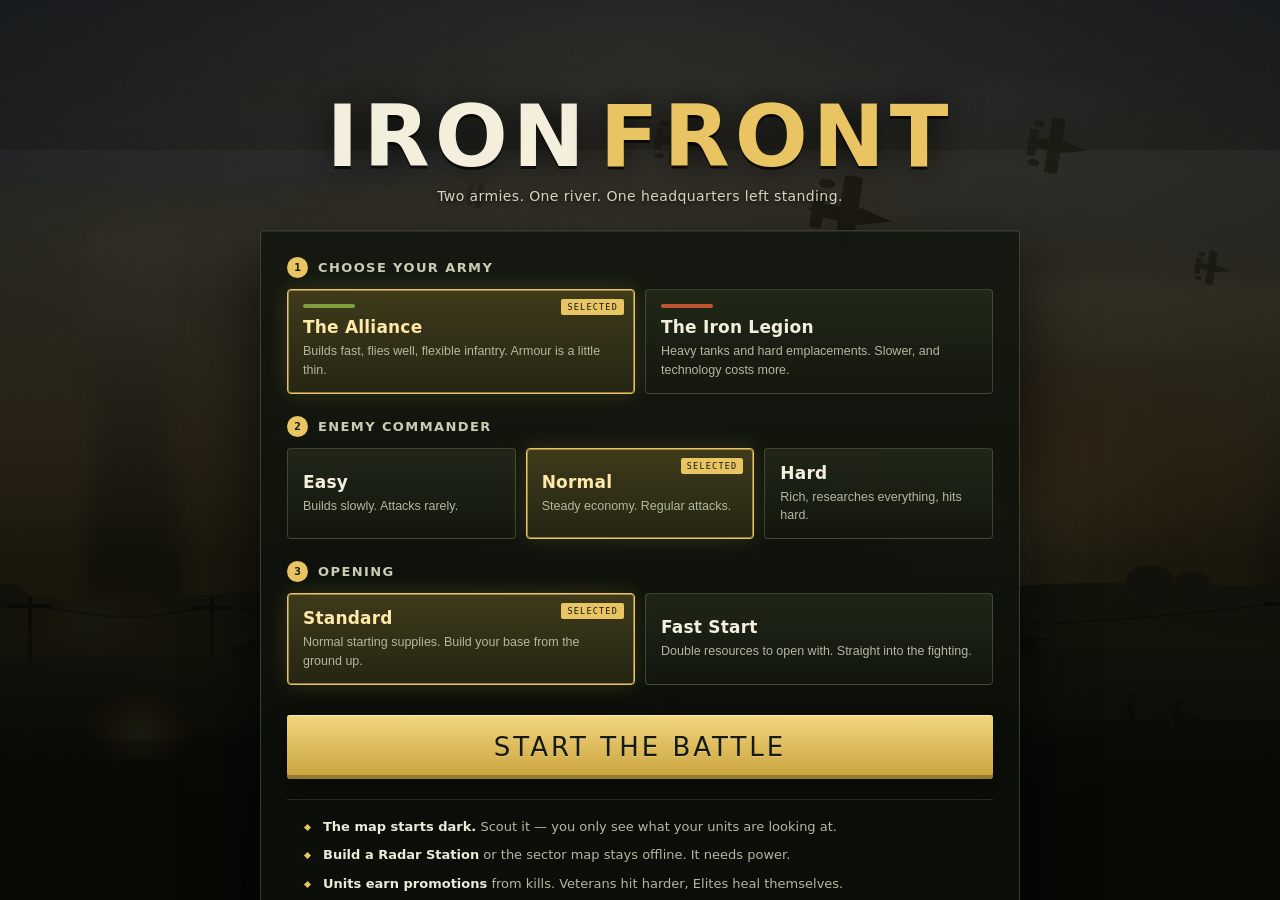
<file: index.html>
<!DOCTYPE html>
<html lang="en">
<head>
<meta charset="utf-8">
<meta name="viewport" content="width=device-width, initial-scale=1, maximum-scale=1, user-scalable=no, viewport-fit=cover">
<title>IRON FRONT — WWII Real-Time Strategy</title>
<link rel="stylesheet" href="style.css">
<!-- Safety net: if style.css ever fails to load, these few rules keep the
     game usable instead of dumping every overlay on the screen at once. -->
<style>
  html,body{height:100%;margin:0;background:#0d110b;color:#ded9c4;overflow:hidden}
  .hidden{display:none !important}
  #view{position:fixed;inset:0;width:100%;height:100%;display:block}
  #mainmenu,#results,#help{position:fixed;inset:0;z-index:40;background:#12160f;overflow:auto;padding:16px}
  #topbar{position:fixed;top:0;left:0;right:0;z-index:20;background:#1a2013}
</style>
</head>
<body>

<canvas id="view"></canvas>

<!-- ============ TOP COMMAND BAR ============ -->
<header id="topbar">
  <div class="brand"><span>IRON</span><em>FRONT</em></div>
  <div class="readouts">
    <div class="rd"><span class="lbl sup">SUPPLIES</span><span class="val" id="rSupplies">0</span></div>
    <div class="rd"><span class="lbl fue">FUEL</span><span class="val" id="rFuel">0</span></div>
    <div class="rd wide"><span class="lbl">POWER</span><span class="val" id="rPower">0/0</span>
      <span class="pwrbar"><i id="pwrFill"></i></span></div>
    <div class="rd"><span class="lbl">UNITS</span><span class="val" id="rPop">0/0</span></div>
    <div class="rd"><span class="lbl pts">COMMAND</span><span class="val" id="rPts">0/8</span></div>
    <div class="rd"><span class="lbl">TIME</span><span class="val" id="rTimer">00:00</span></div>
  </div>
  <div class="tools">
    <button id="btnSpeed" class="tbtn">SPEED 1x</button>
    <button id="btnFx" class="tbtn">FX AUTO</button>
    <button id="btnHide" class="tbtn">HIDE UI</button>
    <button id="btnHelp" class="tbtn">CONTROLS</button>
    <button id="btnVoice" class="tbtn">VOICE ON</button>
    <button id="btnMusic" class="tbtn">MUSIC ON</button>
    <button id="btnPause" class="tbtn">PAUSE</button>
    <button id="btnSound" class="tbtn">SOUND ON</button>
  </div>
</header>

<!-- ============ BUILD / RESEARCH SIDEBAR ============ -->
<aside id="sidebar">
  <button id="sidebarToggle" title="Show or hide the build panel">▾</button>
  <nav id="tabs">
    <button class="tab on" data-tab="build">BASE</button>
    <button class="tab" data-tab="inf">INFANTRY</button>
    <button class="tab" data-tab="veh">ARMOUR</button>
    <button class="tab" data-tab="air">AIR</button>
    <button class="tab" data-tab="tech">TECH</button>
  </nav>
  <div id="cards"></div>
  <div id="queue"></div>
</aside>

<!-- ============ COMMAND POWERS ============ -->
<aside id="powers"></aside>

<!-- ============ BOTTOM LEFT: MAP TABLE + SELECTION ============ -->
<section id="hud">
  <div id="mapframe">
    <canvas id="minimap"></canvas>
    <span class="mapcap">SECTOR MAP</span>
  </div>
  <div id="selpanel">
    <div class="panelcap">SELECTION</div>
    <div id="selinfo"><div class="dim">No selection.</div></div>
    <div class="touchrow">
      <button id="btnTouchAttack" class="tbtn small atk">ATTACK</button>
      <button id="btnTouchSelect" class="tbtn small">BOX SELECT</button>
      <button id="btnTouchStop" class="tbtn small">STOP</button>
    </div>
  </div>
</section>

<div id="messages"></div>

<!-- ============ MAIN MENU ============ -->
<div id="mainmenu">
  <div class="menuArt"></div>
  <div class="menuScrim"></div>

  <div class="menuInner">
    <header class="menuTitle">
      <h1><span>IRON</span><em>FRONT</em></h1>
      <p class="tagline">Two armies. One river. One headquarters left standing.</p>
    </header>

    <div class="menucard">

      <section class="pick">
        <h2><span class="num">1</span> Choose your army</h2>
        <div class="row">
          <button class="fac on" data-faction="alliance">
            <span class="facBar alliance"></span>
            <b>The Alliance</b>
            <small>Builds fast, flies well, flexible infantry. Armour is a little thin.</small>
            <span class="tick">SELECTED</span>
          </button>
          <button class="fac" data-faction="legion">
            <span class="facBar legion"></span>
            <b>The Iron Legion</b>
            <small>Heavy tanks and hard emplacements. Slower, and technology costs more.</small>
            <span class="tick">SELECTED</span>
          </button>
        </div>
      </section>

      <section class="pick">
        <h2><span class="num">2</span> Enemy commander</h2>
        <div class="row three">
          <button class="diff" data-diff="easy"><b>Easy</b><small>Builds slowly. Attacks rarely.</small><span class="tick">SELECTED</span></button>
          <button class="diff on" data-diff="normal"><b>Normal</b><small>Steady economy. Regular attacks.</small><span class="tick">SELECTED</span></button>
          <button class="diff" data-diff="hard"><b>Hard</b><small>Rich, researches everything, hits hard.</small><span class="tick">SELECTED</span></button>
        </div>
      </section>

      <section class="pick">
        <h2><span class="num">3</span> Opening</h2>
        <div class="row">
          <button class="mode on" data-start="standard"><b>Standard</b><small>Normal starting supplies. Build your base from the ground up.</small><span class="tick">SELECTED</span></button>
          <button class="mode" data-start="fast"><b>Fast Start</b><small>Double resources to open with. Straight into the fighting.</small><span class="tick">SELECTED</span></button>
        </div>
      </section>

      <button id="btnStart" class="start">START THE BATTLE</button>

      <ul class="brief">
        <li><b>The map starts dark.</b> Scout it — you only see what your units are looking at.</li>
        <li><b>Build a Radar Station</b> or the sector map stays offline. It needs power.</li>
        <li><b>Units earn promotions</b> from kills. Veterans hit harder, Elites heal themselves.</li>
        <li><b>Tanks crush infantry.</b> Screen your riflemen or lose them under the tracks.</li>
        <li><b>Command Powers</b> charge over time: recon, repairs, barrages, paradrops and worse.</li>
      </ul>

      <p class="fineprint">Left-click selects. Right-click commands. Destroy the enemy Headquarters to win.</p>
    </div>
  </div>
</div>

<!-- ============ RESULTS ============ -->
<div id="results" class="hidden">
  <div class="menuArt dark"></div>
  <div class="menuScrim"></div>
  <div class="menucard">
    <h1 id="resultTitle">VICTORY</h1>
    <div class="panelcap">AFTER-ACTION REPORT</div>
    <div id="resultBody"></div>
    <button id="btnRestart" class="start">FIGHT AGAIN</button>
  </div>
</div>

<!-- ============ CONTROLS ============ -->
<div id="help" class="hidden">
  <div class="menuArt dark"></div>
  <div class="menuScrim"></div>
  <div class="menucard">
    <h1>CONTROLS</h1>
    <div class="helpgrid">
      <div><b>Left-click</b><span>Select a unit or building</span></div>
      <div><b>Left-drag</b><span>Select a group of units</span></div>
      <div><b>Double-click</b><span>Select every unit of that type on screen</span></div>
      <div><b>Right-click ground</b><span>Move there</span></div>
      <div><b>Right-click enemy</b><span>Attack it</span></div>
      <div><b>Right-click a resource</b><span>Send a truck or tanker to collect it</span></div>
      <div><b>Right-click while a building is selected</b><span>Set the rally point for new units</span></div>
      <div><b>A then click</b><span>Attack-move: advance and shoot anything on the way</span></div>
      <div><b>ATTACK button, or A then click</b><span>Order your selected units to attack a target</span></div>
      <div><b>Tab, or HIDE UI</b><span>Clear the panels off the screen to see the map</span></div>
      <div><b>E</b><span>Select your entire army at once</span></div>
      <div><b>S</b><span>Stop</span></div>
      <div><b>H</b><span>Jump to your Headquarters</span></div>
      <div><b>Spacebar</b><span>Jump to wherever your base was last attacked</span></div>
      <div><b>Ctrl + 1…9 / 1…9</b><span>Save a control group / select it</span></div>
      <div><b>Arrow keys, screen edge, middle-drag</b><span>Move the camera</span></div>
      <div><b>Click the sector map</b><span>Jump the camera there</span></div>
      <div><b>Shift + right-click</b><span>Queue up several waypoints in order</span></div>
      <div><b>Mouse wheel, + and −</b><span>Zoom in and out</span></div>
      <div><b>Command Powers (left edge)</b><span>Click one, then click the map to call it in</span></div>
      <div><b>Escape</b><span>Cancel building placement or an armed power</span></div>
      <div><b>Touch: drag</b><span>Move the camera</span></div>
      <div><b>Touch: tap unit, tap ground</b><span>Select, then order</span></div>
      <div><b>Touch: press and hold</b><span>Attack-move to that spot</span></div>
    </div>
    <button id="btnCloseHelp" class="start">BACK TO THE FIGHT</button>
  </div>
</div>

<script src="config.js"></script>
<script src="utils.js"></script>
<script src="pathfinding.js"></script>
<script src="map.js"></script>
<script src="fog.js"></script>
<script src="audio.js"></script>
<script src="combat.js"></script>
<script src="powers.js"></script>
<script src="entities.js"></script>
<script src="ai.js"></script>
<script src="game.js"></script>
<script src="render.js"></script>
<script src="ui.js"></script>
<script src="input.js"></script>
<script src="main.js"></script>
</body>
</html>
</file>
<file: style.css>
/* IRON FRONT — style.css
   Look: a field command post. Olive steel panels, stencil headings,
   brass readouts, hazard tape on the command bar. */

:root{
  --ink:#0d110b;
  --panel:#181e15;
  --panel2:#212819;
  --edge:#3d4a2f;
  --edge2:#55643f;
  --brass:#d7b45a;
  --bone:#ded9c4;
  --dim:#8e9280;
  --rust:#c2542f;
  --steel:#5b9bd8;
  --good:#8fbf5c;
  --display: 'Haettenschweiler','Arial Narrow Bold','Impact','Anton',system-ui,sans-serif;
  --mono: ui-monospace,'SF Mono',Menlo,Consolas,'Roboto Mono',monospace;
  --body: system-ui,-apple-system,'Segoe UI',Roboto,sans-serif;
}

*{box-sizing:border-box;-webkit-tap-highlight-color:transparent}
html,body{height:100%;margin:0;background:var(--ink);color:var(--bone);font-family:var(--body);overflow:hidden;overscroll-behavior:none}

#view{position:fixed;inset:0;width:100%;height:100%;display:block;cursor:crosshair;touch-action:none}

/* ---------------------------------------------------------- top bar */
#topbar{
  position:fixed;top:0;left:0;right:0;height:48px;z-index:20;
  display:flex;align-items:center;gap:18px;padding:0 12px;
  background:linear-gradient(180deg,#232a1b,#151a12);
  border-bottom:2px solid #0a0d08;
  box-shadow:0 3px 0 rgba(0,0,0,.45);
}
#topbar::after{
  content:'';position:absolute;left:0;right:0;bottom:-5px;height:3px;
  background:repeating-linear-gradient(115deg,#c2a13c 0 10px,#1a1d13 10px 20px);
  opacity:.55;
}
.brand{font-family:var(--display);font-size:26px;letter-spacing:1.5px;line-height:1;white-space:nowrap}
.brand span{color:var(--bone)}
.brand em{color:var(--brass);font-style:normal;margin-left:4px}

.readouts{display:flex;gap:14px;flex:1;overflow:hidden}
.rd{display:flex;flex-direction:column;line-height:1.1;min-width:64px}
.rd .lbl{font-family:var(--mono);font-size:9px;letter-spacing:1.4px;color:var(--dim)}
.rd .lbl.sup{color:var(--brass)}
.rd .lbl.fue{color:#63b58c}
.rd .lbl.pts{color:#9fd6e6}
.rd .val{font-family:var(--mono);font-size:16px;font-weight:700;color:var(--bone)}
.rd .val.bad{color:var(--rust)}

.tools{display:flex;gap:6px}
.tbtn{
  font-family:var(--mono);font-size:10px;letter-spacing:1px;color:var(--bone);
  background:#2a3222;border:1px solid var(--edge);border-radius:2px;padding:7px 9px;cursor:pointer;
}
.tbtn:hover{background:#36402a;border-color:var(--edge2)}
.tbtn.small{padding:6px 8px;font-size:9px}
.tbtn.on{background:var(--brass);color:#171a11;border-color:#f0cf7d}

/* ---------------------------------------------------------- sidebar */
#sidebar{
  position:fixed;top:48px;right:0;bottom:0;width:280px;z-index:15;
  background:linear-gradient(180deg,rgba(24,30,21,.96),rgba(14,18,12,.96));
  border-left:2px solid #0a0d08;display:flex;flex-direction:column;
}
#sidebarToggle{display:none}

#tabs{display:flex;border-bottom:1px solid var(--edge)}
.tab{
  flex:1;padding:9px 2px;background:#131810;border:0;border-right:1px solid #0d110b;
  color:var(--dim);font-family:var(--mono);font-size:9.5px;letter-spacing:.6px;cursor:pointer;
}
.tab:hover{color:var(--bone)}
.tab.on{background:var(--panel2);color:var(--brass);box-shadow:inset 0 -2px 0 var(--brass)}

#cards{flex:1;overflow-y:auto;padding:8px;display:flex;flex-direction:column;gap:6px}
.card{
  display:flex;align-items:center;gap:9px;padding:6px;cursor:pointer;text-align:left;
  background:var(--panel);border:1px solid var(--edge);border-radius:3px;color:var(--bone);
  position:relative;
}
.card:hover{border-color:var(--brass);background:var(--panel2)}
.card .icon{width:44px;height:44px;flex:none;background:#10140e;border:1px solid #0a0d08;border-radius:2px}
.ctext{flex:1;min-width:0}
.cname{font-family:var(--display);font-size:15px;letter-spacing:.6px;line-height:1.1}
.ccost{font-family:var(--mono);font-size:10.5px;margin-top:2px;display:flex;gap:9px}
.ccost .s::before{content:'S ';color:var(--dim)}
.ccost .s{color:var(--brass)}
.ccost .f::before{content:'F ';color:var(--dim)}
.ccost .f{color:#63b58c}
.clock{font-family:var(--mono);font-size:9px;color:var(--rust);margin-top:2px;min-height:11px}
.card.locked{opacity:.45;cursor:not-allowed}
.card.poor .ccost{color:var(--rust)}
.card.poor{border-style:dashed}

#queue{border-top:1px solid var(--edge);padding:7px;max-height:32%;overflow-y:auto;background:rgba(10,13,8,.5)}
.qrow{position:relative;font-family:var(--mono);font-size:10px;padding:5px 6px;margin-bottom:4px;background:#12160f;border:1px solid var(--edge);overflow:hidden}
.qrow span{position:relative;z-index:2}
.qrow i{position:absolute;left:0;top:0;bottom:0;background:rgba(215,180,90,.22);z-index:1}
.qrow.tech i{background:rgba(91,155,216,.22)}
.qrow.building i{background:rgba(143,191,92,.20)}
.qwait{font-family:var(--mono);font-size:9.5px;color:var(--dim);padding:3px 4px}
.dim{color:var(--dim)}

/* ------------------------------------------------------- bottom hud */
#hud{position:fixed;left:0;bottom:0;z-index:15;display:flex;align-items:flex-end;gap:8px;padding:8px}
#mapframe{
  position:relative;width:224px;height:170px;padding:7px;
  background:linear-gradient(180deg,#242b1c,#141810);
  border:2px solid #0a0d08;border-radius:3px;
  box-shadow:inset 0 0 0 1px var(--edge);
}
#mapframe::before,#mapframe::after{
  content:'';position:absolute;width:5px;height:5px;border-radius:50%;background:#4d5a3a;
}
#mapframe::before{left:4px;top:4px}
#mapframe::after{right:4px;bottom:4px}
#minimap{width:100%;height:100%;display:block;background:#10140e;cursor:pointer}
.mapcap{
  position:absolute;right:8px;top:-1px;font-family:var(--mono);font-size:8px;
  letter-spacing:1.6px;color:var(--dim);background:#141810;padding:0 3px;
}

#selpanel{
  width:330px;max-height:170px;overflow-y:auto;padding:8px 10px;
  background:linear-gradient(180deg,rgba(24,30,21,.95),rgba(13,17,11,.95));
  border:2px solid #0a0d08;border-radius:3px;box-shadow:inset 0 0 0 1px var(--edge);
}
.panelcap{font-family:var(--mono);font-size:8.5px;letter-spacing:1.8px;color:var(--dim);margin-bottom:5px}
.selhead{font-family:var(--display);font-size:19px;letter-spacing:.8px;color:var(--brass);line-height:1.1}
.selstat{font-family:var(--mono);font-size:10.5px;margin-top:3px}
.selstat b{color:var(--dim);font-weight:400;display:inline-block;min-width:58px}
.seldesc{font-size:11px;color:var(--dim);margin-top:6px;line-height:1.35}
.selgrid{display:flex;flex-wrap:wrap;gap:4px;margin-top:6px}
.chip{font-family:var(--mono);font-size:10px;background:#222a1a;border:1px solid var(--edge);padding:2px 6px;border-radius:2px}
.touchrow{display:none;gap:6px;margin-top:7px}

/* -------------------------------------------------------- messages */
#messages{
  position:fixed;left:50%;top:64px;transform:translateX(-50%);z-index:18;
  display:flex;flex-direction:column;gap:4px;align-items:center;pointer-events:none;width:min(560px,90vw)
}
.msg{
  font-family:var(--mono);font-size:11px;padding:5px 12px;background:rgba(13,17,11,.85);
  border-left:3px solid var(--good);color:var(--bone);
}
.msg.warn{border-left-color:var(--rust);color:#ffd9c9}

/* --------------------------------------------------------- overlays */
#mainmenu,#results,#help{
  position:fixed;inset:0;z-index:40;display:flex;align-items:center;justify-content:center;
  background:radial-gradient(circle at 50% 30%,#1d2417,#080a06 70%);
  padding:16px;overflow-y:auto;
}
#mainmenu::before,#results::before,#help::before{
  content:'';position:absolute;inset:0;
  background:repeating-linear-gradient(115deg,rgba(194,161,60,.05) 0 14px,transparent 14px 28px);
}
.hidden{display:none !important}

.menucard{
  position:relative;width:min(660px,100%);padding:22px;
  background:linear-gradient(180deg,#1d2417,#12160f);
  border:2px solid #0a0d08;box-shadow:inset 0 0 0 1px var(--edge),0 18px 50px rgba(0,0,0,.6);
}
.menucard h1{font-family:var(--display);font-size:52px;letter-spacing:2px;margin:0 0 2px;line-height:.95}
.menucard h1 span{color:var(--bone)}
.menucard h1 em{color:var(--brass);font-style:normal;margin-left:6px}
.menucard h1.win{color:var(--good)}
.menucard h1.lose{color:var(--rust)}
.tagline{font-family:var(--mono);font-size:11px;color:var(--dim);letter-spacing:1px;margin:0 0 18px}
.pick h2{font-family:var(--mono);font-size:10px;letter-spacing:2px;color:var(--dim);font-weight:400;margin:14px 0 7px}
.row{display:flex;gap:8px;flex-wrap:wrap}
.fac,.diff{
  flex:1;min-width:150px;text-align:left;padding:11px;cursor:pointer;color:var(--bone);
  background:var(--panel);border:1px solid var(--edge);border-radius:3px;
}
.fac b,.diff b{font-family:var(--display);font-size:17px;letter-spacing:.8px;display:block}
.fac small,.diff small{display:block;font-size:11px;color:var(--dim);margin-top:4px;line-height:1.35}
.fac:hover,.diff:hover{border-color:var(--edge2)}
.fac.on,.diff.on{border-color:var(--brass);box-shadow:inset 0 0 0 1px var(--brass);background:#242c1b}

.start{
  width:100%;margin-top:20px;padding:14px;cursor:pointer;
  font-family:var(--display);font-size:22px;letter-spacing:2px;
  color:#171a11;background:linear-gradient(180deg,#e2c46a,#bc9a3c);
  border:0;border-radius:2px;
}
.start:hover{background:linear-gradient(180deg,#f0d582,#caa848)}
.fineprint{font-family:var(--mono);font-size:10px;color:var(--dim);text-align:center;margin:10px 0 0}

.rrow{display:flex;justify-content:space-between;font-family:var(--mono);font-size:12px;padding:7px 4px;border-bottom:1px solid #232a1a}
.rrow span{color:var(--dim)}
.rrow b{color:var(--bone)}

.helpgrid{display:grid;grid-template-columns:1fr;gap:6px;margin-top:8px}
.helpgrid div{display:flex;gap:10px;font-size:12px;padding:5px 0;border-bottom:1px solid #1f2618}
.helpgrid b{font-family:var(--mono);font-size:10.5px;color:var(--brass);min-width:210px}
.helpgrid span{color:var(--dim)}

/* ------------------------------------------------------------ small screens */
@media (max-width: 900px){
  #topbar{height:44px;gap:10px;padding:0 8px}
  .brand{font-size:19px}
  .rd{min-width:52px}
  .rd .val{font-size:13px}
  .tbtn{padding:6px 7px;font-size:9px}

  #sidebar{
    top:auto;left:0;right:0;bottom:0;width:auto;height:180px;
    border-left:0;border-top:2px solid #0a0d08;
  }
  #sidebar.collapsed{height:34px}
  #sidebar.collapsed #cards,#sidebar.collapsed #queue{display:none}
  #sidebarToggle{
    display:block;position:absolute;right:6px;top:-24px;width:34px;height:24px;
    background:#232a1b;color:var(--brass);border:1px solid var(--edge);border-bottom:0;cursor:pointer;
  }
  #cards{flex-direction:row;overflow-x:auto;overflow-y:hidden;padding:6px}
  .card{flex-direction:column;min-width:92px;gap:4px;text-align:center}
  .card .icon{width:40px;height:40px}
  .cname{font-size:12px}
  .ccost{justify-content:center;font-size:9.5px}
  .clock{font-size:8px}
  #queue{max-height:none;height:44px;display:flex;gap:6px;align-items:center;overflow-x:auto}
  .qrow{margin:0;min-width:140px;flex:none}

  #hud{bottom:186px;gap:6px;padding:6px;flex-wrap:wrap}
  #mapframe{width:132px;height:104px;padding:5px}
  #selpanel{width:calc(100vw - 156px);max-height:104px;padding:6px 8px}
  .selhead{font-size:15px}
  .touchrow{display:flex}
  #messages{top:52px;font-size:10px}
  .menucard h1{font-size:36px}
  .helpgrid b{min-width:120px}
}


/* ---------------------------------------------------- command powers */
#powers{
  position:fixed;left:8px;top:60px;z-index:16;
  display:flex;flex-direction:column;gap:5px;width:132px;
}
.pw{
  position:relative;overflow:hidden;cursor:pointer;text-align:left;
  padding:7px 8px;color:var(--dim);
  background:linear-gradient(180deg,rgba(24,30,21,.94),rgba(13,17,11,.94));
  border:1px solid var(--edge);border-radius:3px;
}
.pwname{display:block;font-family:var(--display);font-size:13px;letter-spacing:.6px;line-height:1.1;position:relative;z-index:2}
.pwcost{display:block;font-family:var(--mono);font-size:8.5px;letter-spacing:1px;margin-top:2px;position:relative;z-index:2}
.pwcool{position:absolute;left:0;bottom:0;width:100%;background:rgba(0,0,0,.55);z-index:1;transition:height .2s linear}
.pw.ready{color:var(--bone);border-color:var(--edge2)}
.pw.ready .pwcost{color:var(--good)}
.pw.ready:hover{border-color:var(--brass);background:#242c1b}
.pw.armed{border-color:var(--brass);box-shadow:inset 0 0 0 1px var(--brass),0 0 12px rgba(215,180,90,.35)}
.pw.armed .pwname{color:var(--brass)}

/* production clock-wipe on build cards */
.card{overflow:hidden}
.cwipe{
  position:absolute;left:0;bottom:0;width:100%;height:0;
  background:linear-gradient(180deg,rgba(215,180,90,.30),rgba(215,180,90,.14));
  pointer-events:none;transition:height .2s linear;
}
.card .icon,.ctext{position:relative;z-index:2}

/* main menu briefing list */
.brief{margin:16px 0 0;padding:0 0 0 16px;font-size:12px;color:var(--dim);line-height:1.6}
.brief b{color:var(--bone);font-weight:600}

@media (max-width: 900px){
  #powers{
    left:0;right:0;top:auto;bottom:296px;width:auto;
    flex-direction:row;overflow-x:auto;gap:4px;padding:0 6px;
  }
  .pw{min-width:104px;flex:none;padding:5px 7px}
  .pwname{font-size:11px}
  #hud{bottom:186px}
}

.cbadge{
  position:absolute;top:3px;right:4px;z-index:3;display:none;
  min-width:16px;padding:1px 4px;border-radius:9px;
  background:var(--brass);color:#171a11;
  font-family:var(--mono);font-size:9.5px;font-weight:700;text-align:center;
}

.rd.wide{min-width:112px}
.pwrbar{
  display:block;width:100%;height:5px;margin-top:3px;
  background:#11150f;border:1px solid var(--edge);border-radius:2px;overflow:hidden;
}
.pwrbar i{display:block;height:100%;width:0;background:var(--good);transition:width .25s linear}
.pwrbar i.warn{background:var(--brass)}
.pwrbar i.over{background:var(--rust)}

/* ============================================================
   FIELD EQUIPMENT PASS
   Panels become stamped steel plate: a brushed gradient, a hard
   bevel top and bottom, and rivets at the corners. Same world as
   the battlefield rather than flat web boxes.
   ============================================================ */
#topbar{
  background:
    linear-gradient(180deg,rgba(255,255,255,.07) 0 1px,transparent 1px),
    repeating-linear-gradient(90deg,rgba(255,255,255,.014) 0 2px,transparent 2px 4px),
    linear-gradient(180deg,#2b3322 0%,#212819 45%,#151a11 100%);
  border-bottom:2px solid #080b06;
  box-shadow:0 3px 0 rgba(0,0,0,.5),inset 0 -1px 0 rgba(0,0,0,.5);
}
#sidebar,#selpanel,#mapframe,.menucard{
  background:
    repeating-linear-gradient(90deg,rgba(255,255,255,.012) 0 2px,transparent 2px 4px),
    linear-gradient(180deg,#242c1c 0%,#1a2015 40%,#111509 100%);
  box-shadow:
    inset 0 1px 0 rgba(255,255,255,.07),
    inset 0 -2px 0 rgba(0,0,0,.5),
    inset 0 0 0 1px var(--edge);
}
#sidebar{border-left:2px solid #080b06}

/* rivets */
#selpanel,#sidebar{position:fixed}
#selpanel::before,#selpanel::after{
  content:'';position:absolute;width:5px;height:5px;border-radius:50%;
  background:radial-gradient(circle at 35% 30%,#7c8a5e,#39412a);
}
#selpanel::before{left:5px;top:5px}
#selpanel::after{right:5px;top:5px}

.card{
  background:linear-gradient(180deg,#1f2718,#151a10);
  box-shadow:inset 0 1px 0 rgba(255,255,255,.06),inset 0 -1px 0 rgba(0,0,0,.5);
}
.card:hover{
  background:linear-gradient(180deg,#2b3520,#1b2114);
  box-shadow:inset 0 0 0 1px var(--brass),0 0 10px rgba(215,180,90,.20);
}
.card .icon{
  background:radial-gradient(circle at 40% 30%,#1a2014,#0c0f09);
  box-shadow:inset 0 0 0 1px #0a0d08,inset 0 1px 0 rgba(255,255,255,.05);
}

.pw{
  background:linear-gradient(180deg,#232b1a,#12160f);
  box-shadow:inset 0 1px 0 rgba(255,255,255,.05),inset 0 -1px 0 rgba(0,0,0,.5);
}
.pw.ready{box-shadow:inset 0 0 0 1px var(--edge2),inset 0 1px 0 rgba(255,255,255,.07)}

.tbtn{
  background:linear-gradient(180deg,#333d27,#232b1b);
  box-shadow:inset 0 1px 0 rgba(255,255,255,.08),inset 0 -1px 0 rgba(0,0,0,.45);
}
.tbtn:hover{background:linear-gradient(180deg,#404c2f,#2a3320)}

.start{
  box-shadow:inset 0 1px 0 rgba(255,255,255,.45),inset 0 -3px 0 rgba(0,0,0,.28);
  text-shadow:0 1px 0 rgba(255,255,255,.25);
}

/* stencil feel on the big headings */
.brand,.menucard h1,.cname,.selhead,.pwname{
  text-transform:uppercase;
  text-shadow:0 2px 0 rgba(0,0,0,.55);
}
.menucard h1{letter-spacing:3px}

#messages .msg{
  background:linear-gradient(90deg,rgba(13,17,11,.92),rgba(13,17,11,.72));
  box-shadow:inset 0 1px 0 rgba(255,255,255,.05);
  letter-spacing:.4px;
}

/* keep touch targets comfortable on a phone */
@media (max-width:900px){
  .tbtn{min-height:34px}
  .card{min-height:78px}
  .pw{min-height:40px}
  .tab{min-height:36px}
}

/* ============================================================
   LEGIBILITY PASS
   The condensed stencil face looks the part in a big heading but
   is hard to read at 13px. Anything you actually need to READ is
   now set in a plain sans at a larger size, with more contrast.
   ============================================================ */
:root{
  --bone:#eee9d8;
  --dim:#a9ad97;
}

/* names: plain sans, sentence case, roomier */
.cname{
  font-family:var(--body);
  font-size:13px;
  font-weight:600;
  letter-spacing:.1px;
  text-transform:none;
  text-shadow:0 1px 2px rgba(0,0,0,.7);
  line-height:1.2;
  white-space:normal;
}
.selhead{
  font-family:var(--body);
  font-size:17px;
  font-weight:700;
  letter-spacing:.2px;
  text-transform:none;
  color:#f2d98c;
  text-shadow:0 1px 3px rgba(0,0,0,.8);
  margin-bottom:3px;
}
.pwname{
  font-family:var(--body);
  font-size:12.5px;
  font-weight:600;
  letter-spacing:.1px;
  text-transform:none;
  text-shadow:0 1px 2px rgba(0,0,0,.7);
}

/* numbers and labels */
.ccost{font-size:12px;gap:11px;margin-top:3px}
.clock{font-size:10px;min-height:12px;color:#e08b6d}
.rd .lbl{font-size:9.5px;letter-spacing:1.5px}
.rd .val{font-size:18px;text-shadow:0 1px 2px rgba(0,0,0,.7)}
.pwcost{font-size:9.5px;letter-spacing:.8px}
.qrow{font-size:11px;padding:6px 7px}
.qwait{font-size:10.5px}

/* selection readout */
.selstat{font-family:var(--body);font-size:12.5px;margin-top:4px;line-height:1.35}
.selstat b{font-family:var(--mono);font-size:10px;letter-spacing:.8px;min-width:64px;color:#9ea38c}
.seldesc{font-size:12px;line-height:1.45;margin-top:8px;color:#b9bda8}
.chip{font-size:11px;padding:3px 7px}

/* menus and help */
.fac small,.diff small{font-size:12px;line-height:1.45}
.fac b,.diff b{font-family:var(--body);font-weight:700;font-size:15px;letter-spacing:.2px;text-transform:none}
.brief{font-size:13px;line-height:1.7}
.helpgrid div{font-size:13px;padding:7px 0}
.helpgrid b{font-family:var(--body);font-weight:600;font-size:12.5px;color:#f2d98c;min-width:230px}
.helpgrid span{color:#bfc3ae}
.rrow{font-size:13px;padding:8px 4px}
.tagline{font-size:12px}
.msg{font-family:var(--body);font-size:12.5px;font-weight:500;padding:6px 13px}
.tab{font-size:10.5px;letter-spacing:.8px;padding:10px 2px}

/* a little more room so names are not cramped */
#sidebar{width:304px}
.card{padding:7px;gap:10px}
.card .icon{width:46px;height:46px}
#selpanel{width:352px}

@media (max-width:900px){
  #sidebar{width:auto}
  .cname{font-size:11.5px}
  .selhead{font-size:15px}
  .helpgrid b{min-width:130px}
  #selpanel{width:calc(100vw - 156px)}
}

/* ============================================================
   FRONT SCREEN
   Key art fills the screen; a scrim darkens it from the middle
   down so every word sits on solid contrast. Options are big,
   plainly worded, and unmistakably on or off.
   ============================================================ */
#mainmenu,#results,#help{
  display:block;
  background:#070905;
  padding:0;
  overflow-y:auto;
  -webkit-overflow-scrolling:touch;
}
#mainmenu::before,#results::before,#help::before{content:none}

.menuArt{
  position:fixed;inset:0;
  background-image:url('menu.svg');
  background-size:cover;
  background-position:50% 22%;
  background-repeat:no-repeat;
  filter:saturate(.92) contrast(1.04);
}
.menuArt.dark{filter:saturate(.5) brightness(.42)}

.menuScrim{
  position:fixed;inset:0;
  background:
    radial-gradient(120% 75% at 50% 6%,rgba(255,214,150,.10),transparent 60%),
    linear-gradient(180deg,
      rgba(7,9,5,.30) 0%,
      rgba(7,9,5,.52) 32%,
      rgba(7,9,5,.88) 62%,
      rgba(7,9,5,.97) 100%);
}

.menuInner{
  position:relative;
  min-height:100%;
  display:flex;flex-direction:column;align-items:center;
  padding:min(9vh,90px) 16px 44px;
}

/* --- title over the art --- */
.menuTitle{text-align:center;margin-bottom:26px}
.menuTitle h1{
  font-family:var(--display);
  font-size:clamp(46px,10vw,86px);
  letter-spacing:5px;
  line-height:.92;
  margin:0;
  text-shadow:0 3px 0 rgba(0,0,0,.65),0 0 34px rgba(0,0,0,.85);
}
.menuTitle h1 span{color:#f4efdd}
.menuTitle h1 em{color:#e9c463;font-style:normal;margin-left:10px}
.menuTitle .tagline{
  font-family:var(--body);
  font-size:14px;letter-spacing:.4px;
  color:#ded8c2;margin:12px 0 0;
  text-shadow:0 2px 6px rgba(0,0,0,.9);
}

/* --- the options card --- */
#mainmenu .menucard,#results .menucard,#help .menucard{
  position:relative;
  width:min(760px,100%);
  margin:0 auto;
  padding:26px 26px 24px;
  border:1px solid rgba(140,152,110,.34);
  border-radius:4px;
  background:linear-gradient(180deg,rgba(18,23,15,.90),rgba(10,13,8,.94));
  -webkit-backdrop-filter:blur(6px);
  backdrop-filter:blur(6px);
  box-shadow:0 26px 70px rgba(0,0,0,.72),inset 0 1px 0 rgba(255,255,255,.07);
}
#results .menucard,#help .menucard{margin:min(8vh,70px) auto 40px}

/* --- section headings --- */
.pick{margin-bottom:22px}
.pick h2{
  display:flex;align-items:center;gap:10px;
  font-family:var(--body);
  font-size:13px;font-weight:700;letter-spacing:1.4px;text-transform:uppercase;
  color:#c9cdb4;margin:0 0 11px;
}
.pick h2 .num{
  display:inline-flex;align-items:center;justify-content:center;
  width:21px;height:21px;border-radius:50%;
  background:#e9c463;color:#14170e;
  font-family:var(--mono);font-size:11px;font-weight:700;letter-spacing:0;
}

.row{display:flex;gap:10px;flex-wrap:wrap}
.row.three .diff{min-width:150px}

/* --- choices --- */
.fac,.diff,.mode{
  position:relative;flex:1;min-width:210px;
  padding:14px 15px 13px;cursor:pointer;text-align:left;
  color:var(--bone);
  background:linear-gradient(180deg,rgba(38,46,28,.72),rgba(20,25,15,.80));
  border:1px solid rgba(120,134,92,.40);
  border-radius:4px;
  transition:border-color .12s,background .12s,transform .08s;
}
.fac:hover,.diff:hover,.mode:hover{
  border-color:rgba(233,196,99,.75);
  background:linear-gradient(180deg,rgba(52,62,36,.82),rgba(28,34,20,.88));
}
.fac:active,.diff:active,.mode:active{transform:translateY(1px)}
.fac b,.diff b,.mode b{
  display:block;
  font-family:var(--body);font-size:17px;font-weight:700;letter-spacing:.2px;
  text-transform:none;color:#f4efdd;margin-bottom:5px;
}
.fac small,.diff small,.mode small{
  display:block;font-size:12.5px;line-height:1.5;color:#b3b8a0;
}

/* the selected state has to be unmistakable */
.fac.on,.diff.on,.mode.on{
  border-color:#e9c463;
  background:linear-gradient(180deg,rgba(74,68,30,.80),rgba(40,40,20,.88));
  box-shadow:inset 0 0 0 1px rgba(233,196,99,.55),0 0 22px rgba(233,196,99,.16);
}
.fac.on b,.diff.on b,.mode.on b{color:#ffe9a8}
.tick{
  position:absolute;top:9px;right:10px;display:none;
  font-family:var(--mono);font-size:8.5px;letter-spacing:1.2px;
  color:#14170e;background:#e9c463;padding:3px 6px;border-radius:2px;
}
.fac.on .tick,.diff.on .tick,.mode.on .tick{display:block}

.facBar{display:block;height:4px;width:52px;border-radius:2px;margin-bottom:9px}
.facBar.alliance{background:#5b9bd8}
.facBar.legion{background:#c2542f}

/* --- start --- */
#mainmenu .start{
  margin-top:8px;padding:17px;
  font-family:var(--display);font-size:26px;letter-spacing:3px;
  border-radius:3px;
  background:linear-gradient(180deg,#f2d67e,#c9a23c);
  box-shadow:inset 0 1px 0 rgba(255,255,255,.55),inset 0 -4px 0 rgba(0,0,0,.26),0 10px 26px rgba(0,0,0,.5);
}
#mainmenu .start:hover{background:linear-gradient(180deg,#ffe79a,#d8b04a)}

/* --- briefing --- */
.brief{
  margin:20px 0 0;padding:16px 18px 16px 34px;
  list-style:none;position:relative;
  border-top:1px solid rgba(140,152,110,.22);
  font-size:13px;line-height:1.75;color:#b3b8a0;
}
.brief li{position:relative;margin-bottom:6px;padding-left:2px}
.brief li::before{
  content:'';position:absolute;left:-16px;top:9px;
  width:5px;height:5px;background:#e9c463;transform:rotate(45deg);
}
.brief b{color:#eee9d8;font-weight:600}
.fineprint{margin-top:14px;font-size:11.5px;color:#8f9480;text-align:center}

/* results and controls keep the same treatment */
#resultTitle{font-size:clamp(38px,8vw,62px);letter-spacing:4px;text-align:center;margin-bottom:14px}
#results .panelcap{text-align:center}

@media (max-width:900px){
  .menuInner{padding:34px 12px 32px}
  .menuArt{background-position:50% 18%}
  .menuTitle{margin-bottom:20px}
  #mainmenu .menucard,#results .menucard,#help .menucard{padding:18px 15px 18px}
  .fac,.diff,.mode{min-width:100%;padding:13px 14px}
  .row.three .diff{min-width:100%}
  #mainmenu .start{font-size:21px;padding:16px}
  .brief{font-size:12.5px;padding-left:28px}
}

/* ============================================================
   GIVING THE MAP ITS SCREEN BACK
   The panels were eating a third of the view. They are now
   narrower, slightly see-through, collapsible, and the whole lot
   can be swept away with Tab or the HIDE UI button.
   ============================================================ */
#sidebar{
  width:236px;
  background:
    repeating-linear-gradient(90deg,rgba(255,255,255,.012) 0 2px,transparent 2px 4px),
    linear-gradient(180deg,rgba(30,37,23,.88) 0%,rgba(17,21,9,.90) 100%);
}
.card{padding:6px;gap:8px}
.card .icon{width:40px;height:40px}
.cname{font-size:12.5px}
.ccost{font-size:11px;gap:9px}
#queue{max-height:26%}

/* the build panel folds away on any screen, not just phones */
#sidebarToggle{
  display:block;position:absolute;left:-26px;top:8px;
  width:26px;height:46px;cursor:pointer;
  background:linear-gradient(180deg,#2b3320,#1a2013);
  color:var(--brass);border:1px solid var(--edge);border-right:0;
  border-radius:3px 0 0 3px;font-size:14px;line-height:44px;padding:0;
}
#sidebar.collapsed{width:0;border-left-width:0}
#sidebar.collapsed #tabs,#sidebar.collapsed #cards,#sidebar.collapsed #queue{display:none}

/* command powers: a slimmer strip */
#powers{width:110px;gap:4px;top:56px}
.pw{padding:6px 8px;opacity:.94}
.pwname{font-size:11.5px;line-height:1.15}
.pwcost{font-size:9px;margin-top:1px}

/* smaller map table, translucent panels */
#mapframe{width:186px;height:140px;padding:6px}
#selpanel{
  width:300px;max-height:140px;
  background:
    repeating-linear-gradient(90deg,rgba(255,255,255,.012) 0 2px,transparent 2px 4px),
    linear-gradient(180deg,rgba(30,37,23,.86),rgba(15,19,10,.90));
}
#selpanel.empty{width:auto;max-height:none;padding:7px 9px}
#selpanel.empty #selinfo,#selpanel.empty .panelcap{display:none}

/* the command buttons are always available, on desktop too */
.touchrow{display:flex;gap:6px;margin-top:0}
#selpanel:not(.empty) .touchrow{margin-top:8px}
.tbtn.small{padding:8px 10px;font-size:10px}
.tbtn.atk{border-color:#a34a2c;color:#f0c3b0}
.tbtn.atk:hover{background:linear-gradient(180deg,#5a2f1f,#3a1d12)}
.tbtn.atk.on{background:linear-gradient(180deg,#c2542f,#8c3a1e);color:#fff2ea;border-color:#e07a52}

/* sweep the interface away entirely */
body.uihidden #sidebar,
body.uihidden #powers,
body.uihidden #hud,
body.uihidden #queue{display:none !important}

/* team colour on the front screen follows the faction palette */
.facBar.alliance{background:#7fa03c}

@media (max-width:900px){
  #sidebar{height:152px;width:auto}
  #sidebar.collapsed{height:30px;width:auto;border-left-width:0}
  #sidebarToggle{left:auto;right:6px;top:-24px;width:34px;height:24px;line-height:22px;border:1px solid var(--edge);border-bottom:0;border-radius:3px 3px 0 0}
  .card{min-width:82px;min-height:70px}
  .card .icon{width:34px;height:34px}
  #hud{bottom:158px;gap:5px;padding:5px}
  #mapframe{width:112px;height:88px;padding:4px}
  #selpanel{width:calc(100vw - 132px);max-height:88px}
  #powers{bottom:262px;top:auto;width:auto}
  .pw{min-width:92px}
}

.sellbtn{
  display:block;width:100%;margin-top:9px;padding:8px;cursor:pointer;
  font-family:var(--body);font-size:12px;font-weight:600;letter-spacing:.4px;
  color:#f0d9c6;background:linear-gradient(180deg,#4a3320,#2c1e13);
  border:1px solid #8a5a33;border-radius:3px;
}
.sellbtn:hover{background:linear-gradient(180deg,#63432a,#3a2818);border-color:#c2854a}
.sellbtn i{font-style:normal;color:#e9c463}
</file>
